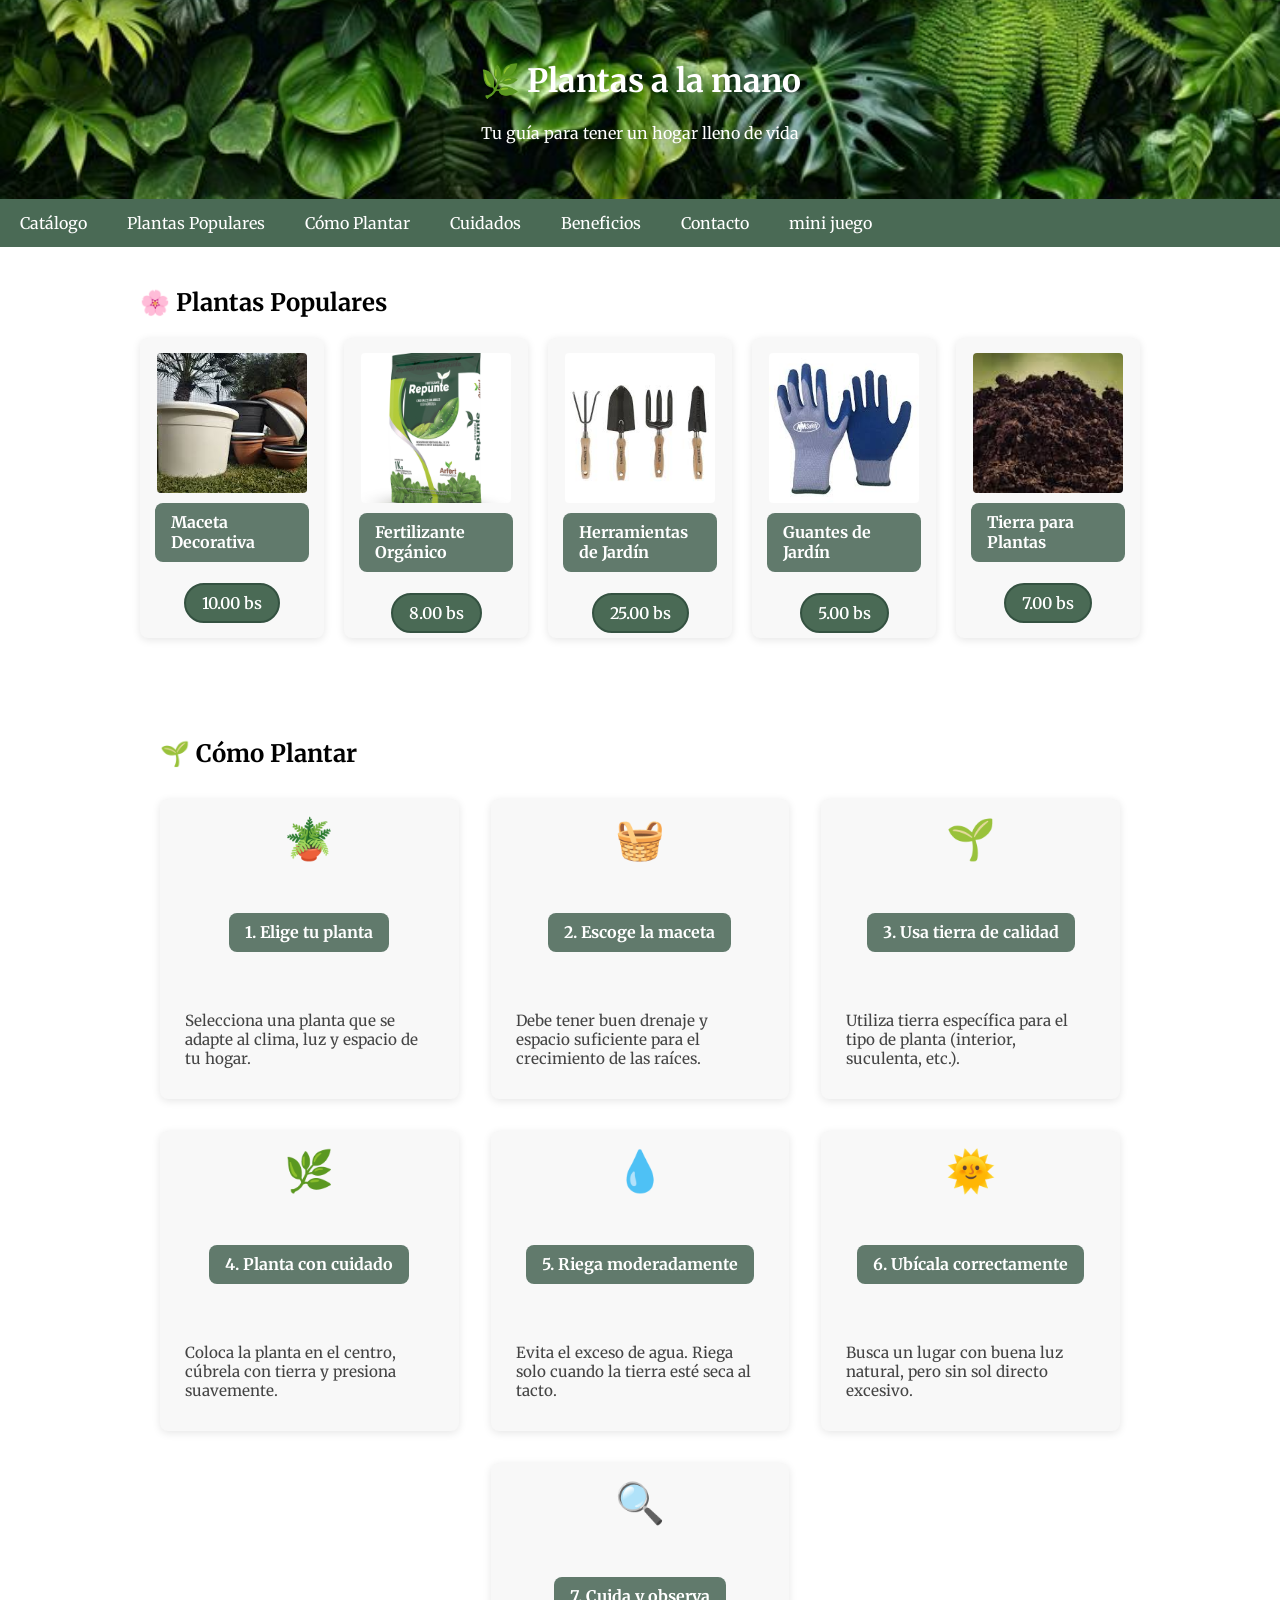
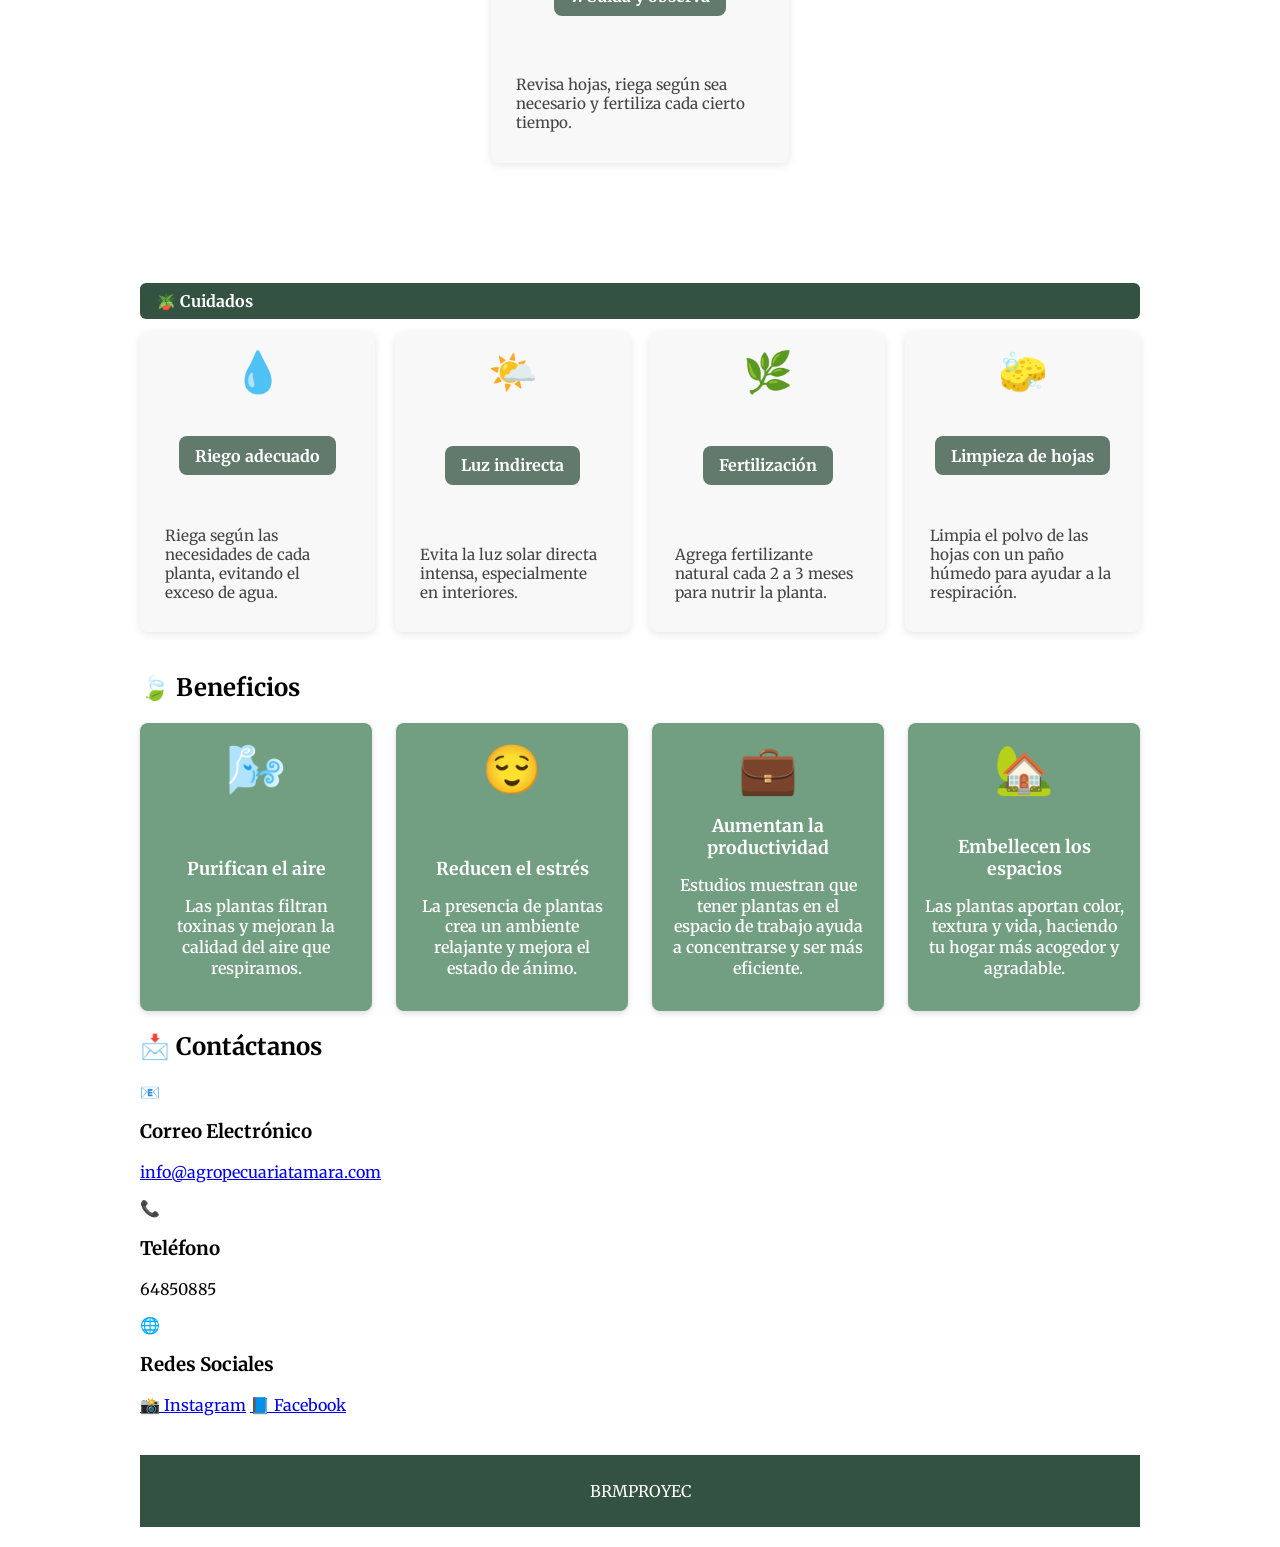
<file: index.html>
<!DOCTYPE html>
<html lang="es">
<head>
    <meta charset="UTF-8" />
    <meta name="viewport" content="width=device-width, initial-scale=1.0"/>
    <title>Plantas a la mano</title>
    <link href="https://fonts.googleapis.com/css2?family=Merriweather&display=swap" rel="stylesheet">
    <link rel="stylesheet" href="styles.css" />
</head>
<body>

<header>
    <h1>🌿 Plantas a la mano</h1>
    <p>Tu guía para tener un hogar lleno de vida</p>
</header>

<nav>
    <a href="catalogo.html">Catálogo</a>
    <a href="#populares">Plantas Populares</a>
    <a href="#plantar">Cómo Plantar</a>
    <a href="#cuidados">Cuidados</a>
    <a href="#beneficios">Beneficios</a>
    <a href="#contacto">Contacto</a>
    <a href="juego.html">mini juego</a>
</nav>

<div class="container">
    <section id="populares">
        <h2>🌸 Plantas Populares</h2>
        <div class="catalogo-grid">
            <div class="planta">
                <img src="imagenes/img001p.jpg" alt="Maceta Decorativa" />
                <div class="nombre">Maceta Decorativa</div>
                <div class="precio">10.00 bs</div>
            </div>
            <div class="planta">
                <img src="imagenes/img002p.jpeg" alt="Fertilizante Orgánico" />
                <div class="nombre">Fertilizante Orgánico</div>
                <div class="precio">8.00 bs</div>
            </div>
            <div class="planta">
                <img src="imagenes/img003p.jpg" alt="Herramientas de Jardín" />
                <div class="nombre">Herramientas de Jardín</div>
                <div class="precio">25.00 bs</div>
            </div>
            <div class="planta">
                <img src="imagenes/img004p.jpg" alt="Guantes de Jardín" />
                <div class="nombre">Guantes de Jardín</div>
                <div class="precio">5.00 bs</div>
            </div>
            <div class="planta">
                <img src="imagenes/img005p.jpg" alt="Tierra para Plantas" />
                <div class="nombre">Tierra para Plantas</div>
                <div class="precio">7.00 bs</div>
            </div>
        </div>
    </section>

    <section id="plantar">
        <h2>🌱 Cómo Plantar</h2>
        <div class="catalogo-grid">
            <div class="planta paso">
                <div class="icono">🪴</div>
                <div class="nombre">1. Elige tu planta</div>
                <p>Selecciona una planta que se adapte al clima, luz y espacio de tu hogar.</p>
            </div>
            <div class="planta paso">
                <div class="icono">🧺</div>
                <div class="nombre">2. Escoge la maceta</div>
                <p>Debe tener buen drenaje y espacio suficiente para el crecimiento de las raíces.</p>
            </div>
            <div class="planta paso">
                <div class="icono">🌱</div>
                <div class="nombre">3. Usa tierra de calidad</div>
                <p>Utiliza tierra específica para el tipo de planta (interior, suculenta, etc.).</p>
            </div>
            <div class="planta paso">
                <div class="icono">🌿</div>
                <div class="nombre">4. Planta con cuidado</div>
                <p>Coloca la planta en el centro, cúbrela con tierra y presiona suavemente.</p>
            </div>
            <div class="planta paso">
                <div class="icono">💧</div>
                <div class="nombre">5. Riega moderadamente</div>
                <p>Evita el exceso de agua. Riega solo cuando la tierra esté seca al tacto.</p>
            </div>
            <div class="planta paso">
                <div class="icono">🌞</div>
                <div class="nombre">6. Ubícala correctamente</div>
                <p>Busca un lugar con buena luz natural, pero sin sol directo excesivo.</p>
            </div>
            <div class="planta paso">
                <div class="icono">🔍</div>
                <div class="nombre">7. Cuida y observa</div>
                <p>Revisa hojas, riega según sea necesario y fertiliza cada cierto tiempo.</p>
            </div>
        </div>
    </section>
    <section id="cuidados">
        <h2 class="section-title">🪴 Cuidados</h2>
        <div class="catalogo-grid">
            <div class="planta paso">
                <div class="icono">💧</div>
                <div class="nombre">Riego adecuado</div>
                <p>Riega según las necesidades de cada planta, evitando el exceso de agua.</p>
            </div>
            <div class="planta paso">
                <div class="icono">🌤️</div>
                <div class="nombre">Luz indirecta</div>
                <p>Evita la luz solar directa intensa, especialmente en interiores.</p>
            </div>
            <div class="planta paso">
                <div class="icono">🌿</div>
                <div class="nombre">Fertilización</div>
                <p>Agrega fertilizante natural cada 2 a 3 meses para nutrir la planta.</p>
            </div>
            <div class="planta paso">
                <div class="icono">🧽</div>
                <div class="nombre">Limpieza de hojas</div>
                <p>Limpia el polvo de las hojas con un paño húmedo para ayudar a la respiración.</p>
            </div>
        </div>
    </section>
    <h2>🍃 Beneficios</h2>
<div id="beneficios">
    <div class="beneficio-cuadro">
        <div class="icono">🌬️</div>
        <div class="texto-beneficio">
            <strong>Purifican el aire</strong>
            <p>Las plantas filtran toxinas y mejoran la calidad del aire que respiramos.</p>
        </div>
    </div>
    <div class="beneficio-cuadro">
        <div class="icono">😌</div>
        <div class="texto-beneficio">
            <strong>Reducen el estrés</strong>
            <p>La presencia de plantas crea un ambiente relajante y mejora el estado de ánimo.</p>
        </div>
    </div>
    <div class="beneficio-cuadro">
        <div class="icono">💼</div>
        <div class="texto-beneficio">
            <strong>Aumentan la productividad</strong>
            <p>Estudios muestran que tener plantas en el espacio de trabajo ayuda a concentrarse y ser más eficiente.</p>
        </div>
    </div>
    <div class="beneficio-cuadro">
        <div class="icono">🏡</div>
        <div class="texto-beneficio">
            <strong>Embellecen los espacios</strong>
            <p>Las plantas aportan color, textura y vida, haciendo tu hogar más acogedor y agradable.</p>
        </div>
    </div>
</div>
<div>
    <section id="contacto">
            <h2>📩 Contáctanos</h2>

            <div class="contacto-cards">
            <div class="contacto-card">
                <div class="icono-card">📧</div>
                <h3>Correo Electrónico</h3>
                <p><a href="mailto:info@agropecuariatamara.com">info@agropecuariatamara.com</a></p>
            </div>
            <div class="contacto-card">
                <div class="icono-card">📞</div>
                <h3>Teléfono</h3>
                <p>64850885</p>
            </div>
                <div class="contacto-card">
                <div class="icono-card">🌐</div>
                <h3>Redes Sociales</h3>
                <div class="redes-sociales">
                    <a href="#" target="_blank" title="Instagram">📸 Instagram</a>
                    <a href="#" target="_blank" title="Facebook">📘 Facebook</a>
                </div>
            </div>
        </div>
    </section>
</div>

<footer>
    <p>BRMPROYEC</p>
</footer> 
</body>
</html>
</file>
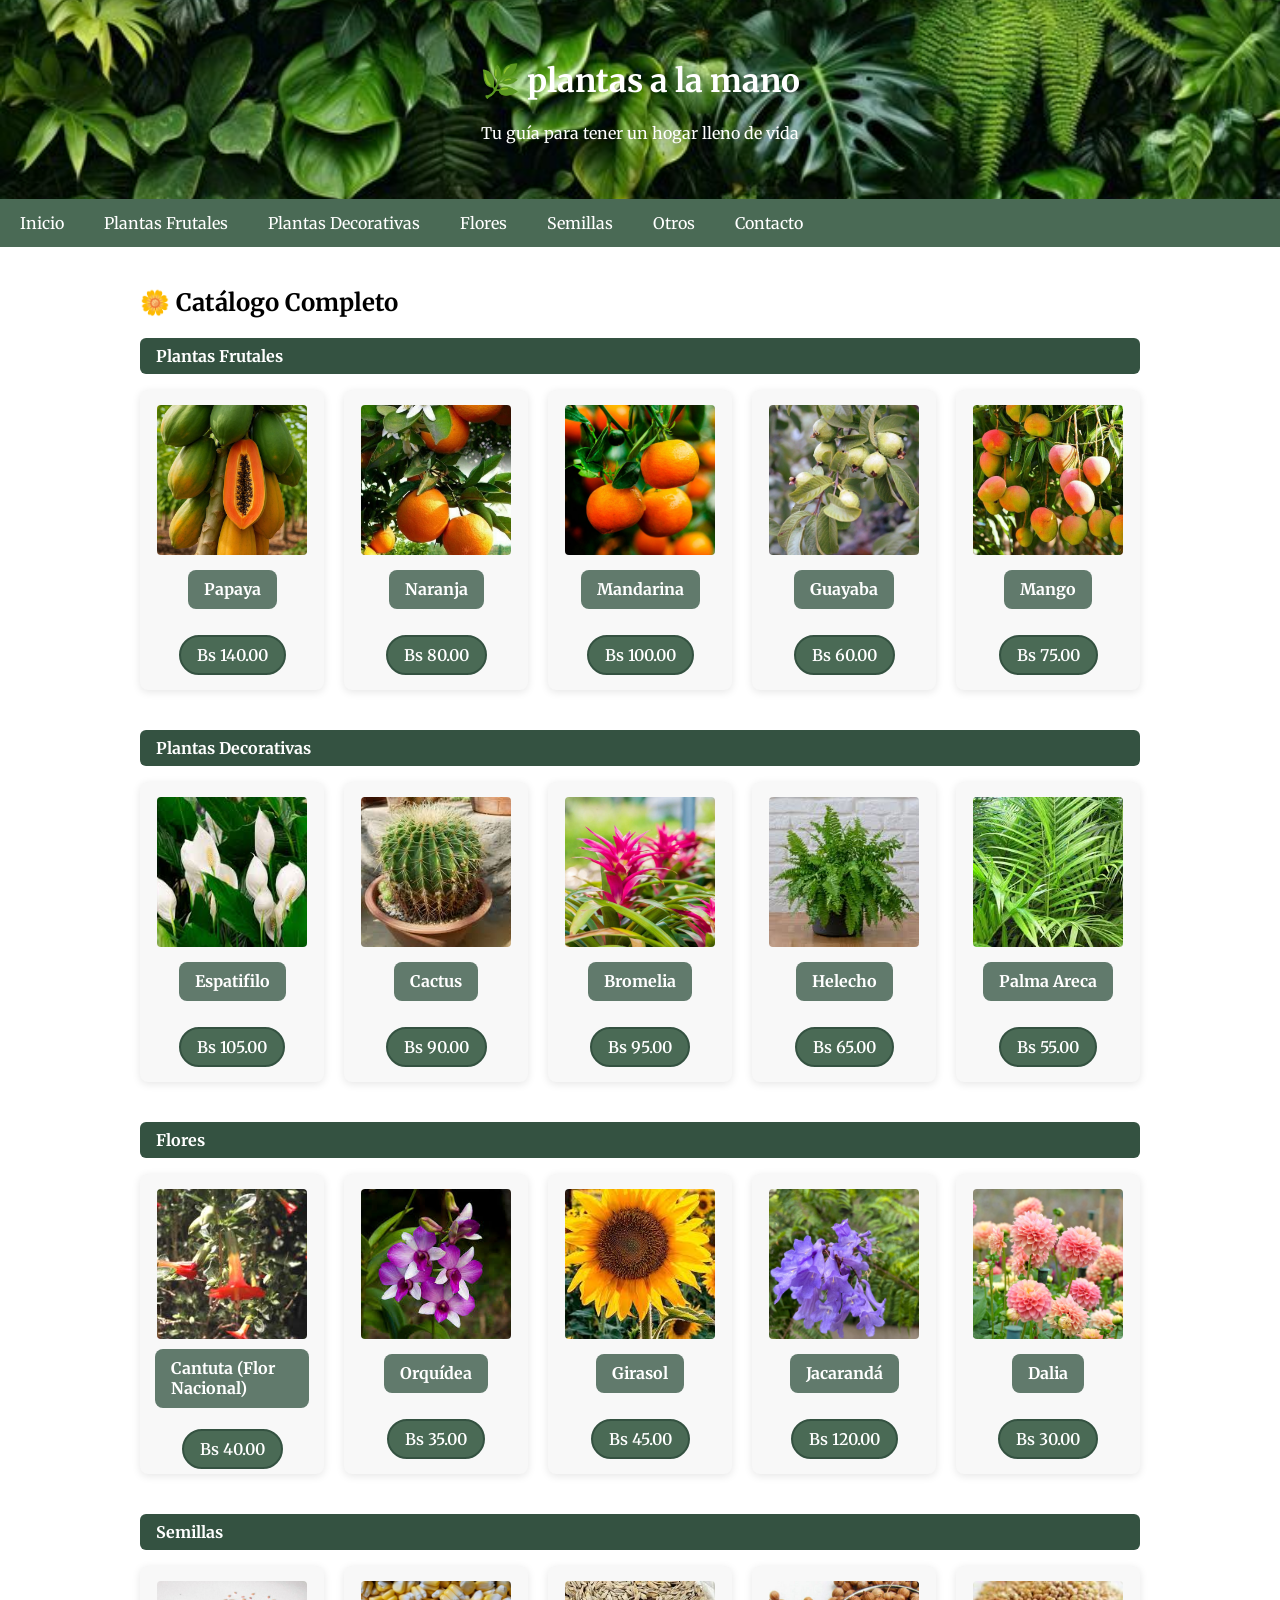
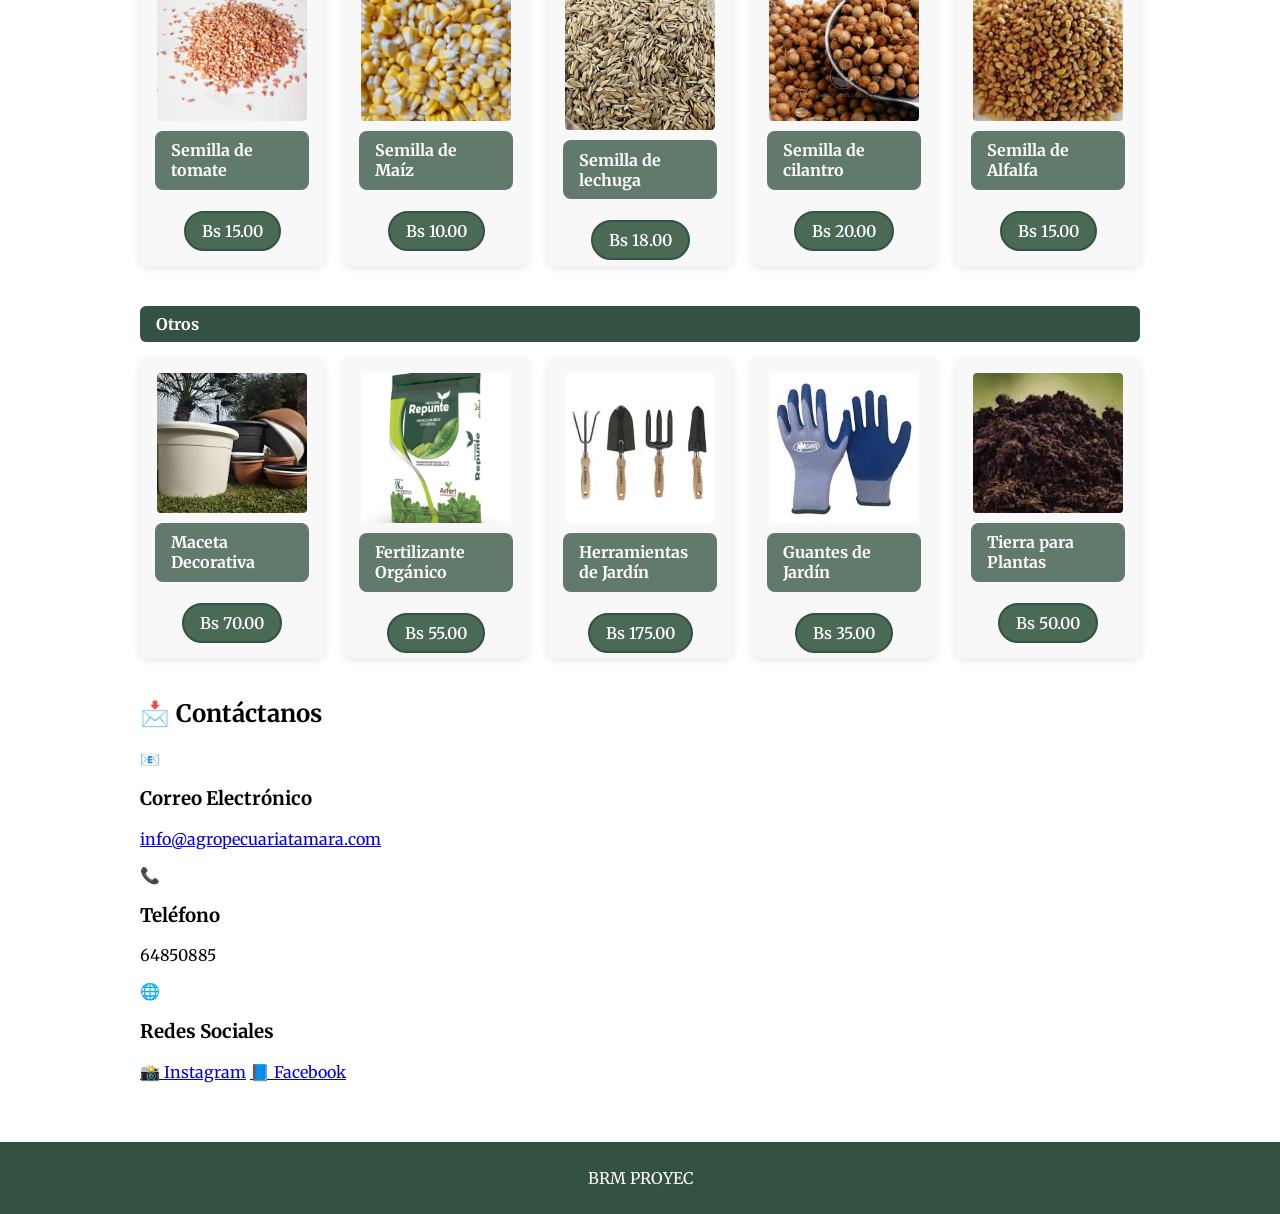
<file: catalogo.html>
<!DOCTYPE html>
<html lang="es">
<head>
    <meta charset="UTF-8" />
    <meta name="viewport" content="width=device-width, initial-scale=1" />
    <title>Catálogo - plantas a la mano</title>
    <link href="https://fonts.googleapis.com/css2?family=Merriweather&display=swap" rel="stylesheet">
    <link rel="stylesheet" href="styles.css" />
</head>
<body>
    <header>
        <h1>🌿 plantas a la mano</h1>
        <p>Tu guía para tener un hogar lleno de vida</p>
    </header>
    <nav>
    <a href="index.html">Inicio</a>
    <a href="#plantas-frutales">Plantas Frutales</a>
    <a href="#plantas-decorativas">Plantas Decorativas</a>
    <a href="#flores">Flores</a>
    <a href="#semillas">Semillas</a>
    <a href="#otros">Otros</a>
    <a href="#contacto">Contacto</a>
    </nav>
<div class="container">
    <section id="catalogo">
        <h2>🌼 Catálogo Completo</h2>
        <!-- Plantas Frutales -->
        <h3 id="plantas-frutales" class="section-title">Plantas Frutales</h3>
        <div class="catalogo-grid">
            <div class="planta">
                <img src="imagenes/001.jpg" alt="Papaya" />
                <div class="nombre">Papaya</div>
                <div class="precio">Bs 140.00</div>
            </div>
            <div class="planta">
                <img src="imagenes/002.jpg" alt="Naranja" />
                <div class="nombre">Naranja</div>
                <div class="precio">Bs 80.00</div>
            </div>
            <div class="planta">
                <img src="imagenes/003.jpg" alt="Mandarina" />
                <div class="nombre">Mandarina</div>
                <div class="precio">Bs 100.00</div>
            </div>
            <div class="planta">
                <img src="imagenes/004.jpg" alt="Guayaba" />
                <div class="nombre">Guayaba</div>
                <div class="precio">Bs 60.00</div>
            </div>
            <div class="planta">
                <img src="imagenes/005.jpg" alt="Mango" />
                <div class="nombre">Mango</div>
                <div class="precio">Bs 75.00</div>
            </div>
        </div>
        <!-- Plantas Decorativas -->
        <h3 id="plantas-decorativas" class="section-title">Plantas Decorativas</h3>
        <div class="catalogo-grid">
            <div class="planta">
                <img src="imagenes/006.jpg" alt="Espatifilo" />
                <div class="nombre">Espatifilo</div>
                <div class="precio">Bs 105.00</div>
            </div>
            <div class="planta">
                <img src="imagenes/007.jpg" alt="Cactus" />
                <div class="nombre">Cactus</div>
                <div class="precio">Bs 90.00</div>
            </div>
            <div class="planta">
                <img src="/imagenes/008.jpg" alt="Bromelia" />
                <div class="nombre">Bromelia</div>
                <div class="precio">Bs 95.00</div>
            </div>
            <div class="planta">
                <img src="imagenes/009.jpg" alt="Helecho" />
                <div class="nombre">Helecho</div>
                <div class="precio">Bs 65.00</div>
            </div>
            <div class="planta">
                <img src="imagenes/0010.jpg" alt="Palma Areca" />
                <div class="nombre">Palma Areca</div>
                <div class="precio">Bs 55.00</div>
            </div>
        </div>
        <!-- Flores -->
        <h3 id="flores" class="section-title">Flores</h3>
        <div class="catalogo-grid">
            <div class="planta">
                <img src="imagenes/0011.jpg" alt="Cantuta (Flor Nacional)" />
                <div class="nombre">Cantuta (Flor Nacional)</div>
                <div class="precio">Bs 40.00</div>
            </div>
            <div class="planta">
                <img src="imagenes/0012.jpg" alt="Orquídea" />
                <div class="nombre">Orquídea</div>
                <div class="precio">Bs 35.00</div>
            </div>
            <div class="planta">
                <img src="imagenes/0013.jpg" alt="Girasol" />
                <div class="nombre">Girasol</div>
                <div class="precio">Bs 45.00</div>
            </div>
            <div class="planta">
                <img src="imagenes/0014.jpg" alt="Jacarandá" />
                <div class="nombre">Jacarandá</div>
                <div class="precio">Bs 120.00</div>
            </div>
            <div class="planta">
                <img src="imagenes/0015.png" alt="Dalia" />
                <div class="nombre">Dalia</div>
                <div class="precio">Bs 30.00</div>
            </div>
        </div>
        <!-- Semillas -->
        <h3 id="semillas" class="section-title">Semillas</h3>
        <div class="catalogo-grid">
            <div class="planta">
                <img src="imagenes/0016.jpg" alt="Semilla de Quinua" />
                <div class="nombre">Semilla de tomate</div>
                <div class="precio">Bs 15.00</div>
            </div>
            <div class="planta">
                <img src="imagenes/0017.jpg" alt="Semilla de Maíz" />
                <div class="nombre">Semilla de Maíz</div>
                <div class="precio">Bs 10.00</div>
            </div>
            <div class="planta">
                <img src="imagenes/0018.jpg" alt="Semilla de Papa" />
                <div class="nombre">Semilla de lechuga</div>
                <div class="precio">Bs 18.00</div>
            </div>
            <div class="planta">
                <img src="imagenes/0019.jpg" alt="Semilla de Cacao" />
                <div class="nombre">Semilla de cilantro</div>
                <div class="precio">Bs 20.00</div>
            </div>
            <div class="planta">
                <img src="imagenes/0020.jpg" alt="Semilla de Alfalfa" />
                <div class="nombre">Semilla de Alfalfa</div>
                <div class="precio">Bs 15.00</div>
            </div>
        </div>
        <!-- Otros -->
        <h3 id="otros" class="section-title">Otros</h3>
        <div class="catalogo-grid">
            <div class="planta">
                <img src="imagenes/img001p.jpg" alt="Maceta Decorativa" />
                <div class="nombre">Maceta Decorativa</div>
                <div class="precio">Bs 70.00</div>
            </div>
            <div class="planta">
                <img src="imagenes/img002p.jpeg" alt="Fertilizante Orgánico" />
                <div class="nombre">Fertilizante Orgánico</div>
                <div class="precio">Bs 55.00</div>
            </div>
            <div class="planta">
                <img src="imagenes/img003p.jpg" alt="Herramientas de Jardín" />
                <div class="nombre">Herramientas de Jardín</div>
                <div class="precio">Bs 175.00</div>
            </div>
            <div class="planta">
                <img src="imagenes/img004p.jpg" alt="Guantes de Jardín" />
                <div class="nombre">Guantes de Jardín</div>
                <div class="precio">Bs 35.00</div>
            </div>
            <div class="planta">
                <img src="imagenes/img005p.jpg" alt="Tierra para Plantas" />
                <div class="nombre">Tierra para Plantas</div>
                <div class="precio">Bs 50.00</div>
            </div>
        </div>
    </section>
    <section id="contacto">
        <h2>📩 Contáctanos</h2>

        <div class="contacto-cards">
        <div class="contacto-card">
            <div class="icono-card">📧</div>
            <h3>Correo Electrónico</h3>
            <p><a href="mailto:info@agropecuariatamara.com">info@agropecuariatamara.com</a></p>
        </div>
        <div class="contacto-card">
            <div class="icono-card">📞</div>
            <h3>Teléfono</h3>
            <p>64850885</p>
        </div>
            <div class="contacto-card">
            <div class="icono-card">🌐</div>
            <h3>Redes Sociales</h3>
            <div class="redes-sociales">
                <a href="#" target="_blank" title="Instagram">📸 Instagram</a>
                <a href="#" target="_blank" title="Facebook">📘 Facebook</a>
            </div>
        </div>
    </div>
</section>
</div>

</div>
<footer>
    <p>BRM PROYEC</p>
</footer>
</body>
</html>
</file>
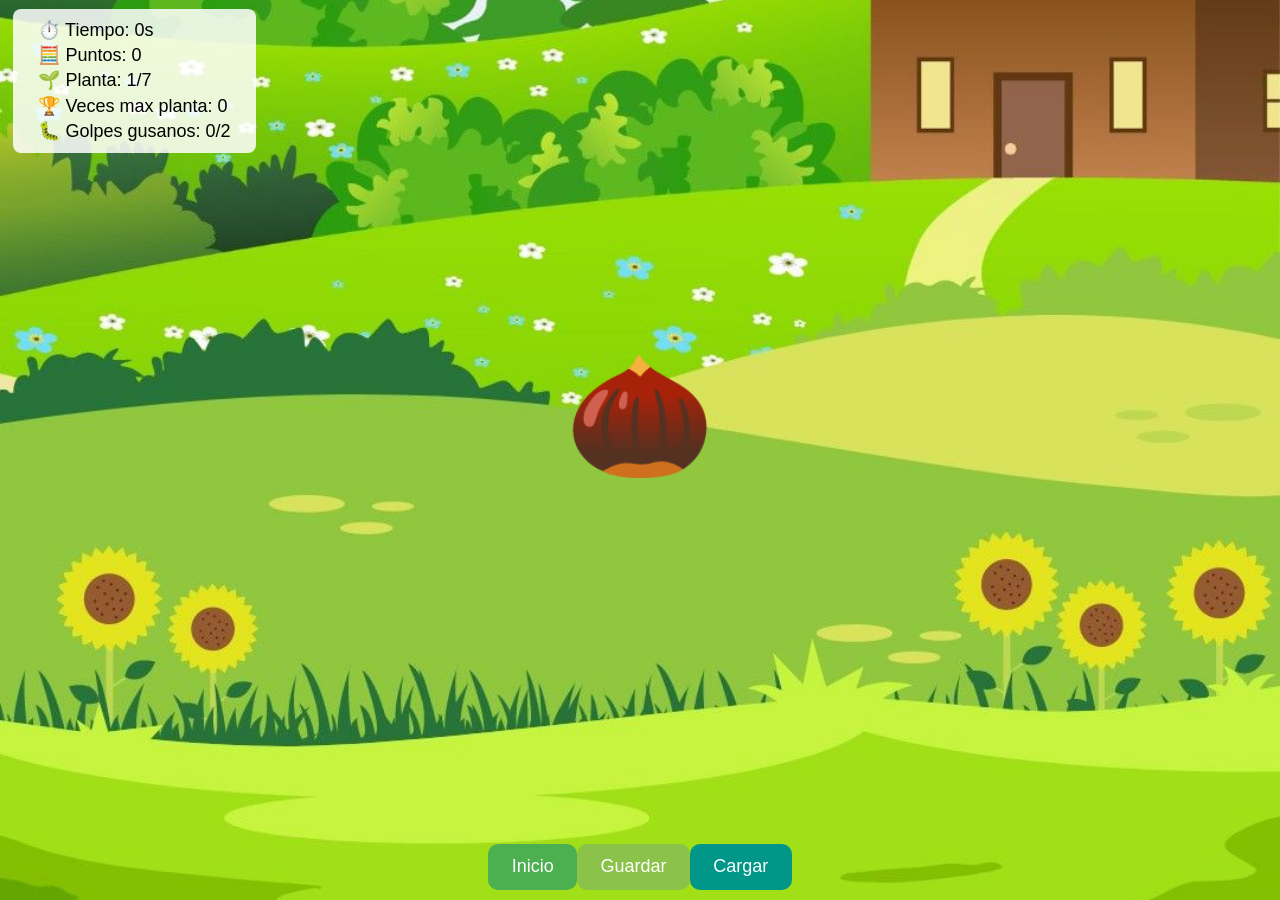
<file: juego.html>
<!DOCTYPE html>
<html lang="es">
<head>
<meta charset="UTF-8">
<title>Juego de Jardín Avanzado</title>
<style>
  <style>
  * { box-sizing: border-box; }
  body {
    margin: 0;
    font-family: Arial, sans-serif;
    background: #d0f0c0 url('/imagenes/juego.jpg') center/cover no-repeat;
    overflow: hidden;
    user-select: none;
    display: flex;
    flex-direction: column;
    align-items: center;
    height: 100vh;
  }

  /* HUD superior */
  .hud {
    position: fixed;
    top: 1vh; left: 1vw;
    background: rgba(255,255,255,0.85);
    padding: 1vh 2vw;
    border-radius: 8px;
    font-size: clamp(14px, 2vw, 18px);
    z-index: 20;
    line-height: 1.4;
    max-width: 90vw;
  }

  .garden {
    position: relative;
    flex: 1;
    width: 100vw;
    display: flex;
    justify-content: center;
    align-items: center;
    overflow: hidden;
  }

  .plant {
    font-size: clamp(60px, 10vw, 120px);
    position: relative;
    z-index: 1;
    user-select: none;
    text-align: center;
  }

  .creature {
    position: absolute;
    font-size: clamp(24px, 5vw, 40px);
    cursor: pointer;
    user-select: none;
    transition: transform 0.2s;
    z-index: 2;
    touch-action: manipulation;
  }
  .creature:hover { transform: scale(1.4); }

  /* Contenedor de botones */
  .controls {
    display: flex;
    flex-wrap: wrap;
    justify-content: center;
    gap: 0.5em;
    margin: 0.5em 0;
    width: 100%;
  }

  /* Botones */
  button {
    padding: 0.7em 1.3em;
    font-size: clamp(14px, 2vw, 18px);
    cursor: pointer;
    border: none;
    border-radius: 10px;
    user-select: none;
    transition: background 0.3s, transform 0.2s;
    flex: 1 1 auto;
    max-width: 160px;
  }

  button:hover { transform: scale(1.05); }

  #startBtn { background-color: #4caf50; color:white; }
  #pauseBtn { background-color: #f57c00; color:white; display:none; }
  #resumeBtn { background-color: #1976d2; color:white; display:none; }
  #saveBtn { background-color: #8bc34a; color:white; }
  #loadBtn { background-color: #009688; color:white; }

  #loseOverlay {
    position: fixed;
    top:0; left:0; width:100vw; height:100vh;
    background: rgba(0,0,0,0.7); color:white;
    font-size: clamp(28px, 6vw, 48px);
    display:flex; justify-content:center; align-items:center;
    flex-direction:column; z-index:100; text-align:center;
    visibility:hidden; opacity:0; transition: opacity 0.5s;
    padding: 1em;
  }
  #loseOverlay.visible { visibility:visible; opacity:1; }

  .worm-flash { animation: flash 1s infinite alternate; }
  @keyframes flash { 0% {opacity:1;} 100% {opacity:0.3;} }

  /* Modal de partidas guardadas */
  #saveModal {
    position: fixed;
    top:0; left:0;
    width:100vw; height:100vh;
    background: rgba(0,0,0,0.7);
    display: none;
    justify-content: center;
    align-items: center;
    z-index: 200;
    padding: 1em;
  }
  #saveModalContent {
    background: #fff;
    padding: 20px;
    border-radius: 10px;
    width: clamp(250px, 80vw, 400px);
    max-height: 80vh;
    overflow-y: auto;
    text-align: center;
  }
  #savedGamesList div {
    border-bottom: 1px solid #ccc;
    padding: 8px;
    cursor: pointer;
  }
  #savedGamesList div:hover { background:#f0f0f0; }

  /* 📱 Tablets */
  @media (max-width: 768px) {
    .hud {
      top: auto;
      bottom: 1vh;
      left: 50%;
      transform: translateX(-50%);
      text-align: center;
      padding: 0.8em 1em;
    }

    .plant { font-size: clamp(80px, 14vw, 110px); }
    .creature { font-size: clamp(28px, 6vw, 36px); }
  }

  /* 📱 Celulares */
  @media (max-width: 480px) {
    body { flex-direction: column; align-items: center; }

    .hud {
      position: static;
      width: 95%;
      margin-top: 5px;
      padding: 0.8em;
      font-size: clamp(13px, 4vw, 16px);
    }

    .controls {
      flex-direction: column;
      gap: 0.4em;
      width: 90%;
    }

    button {
      width: 100%;
      max-width: none;
      font-size: clamp(14px, 5vw, 18px);
      padding: 0.9em;
    }

    #loseOverlay {
      font-size: clamp(24px, 8vw, 36px);
      padding: 1em;
    }

    #saveModalContent {
      width: 90vw;
      padding: 15px;
    }
  }
</style>

</head>

<body>

<div class="hud" aria-live="polite">
  ⏱️ Tiempo: <span id="timer">0</span>s<br>
  🧮 Puntos: <span id="score">0</span><br>
  🌱 Planta: <span id="plantStage">1</span>/7<br>
  🏆 Veces max planta: <span id="maxCount">0</span><br>
  🐛 Golpes gusanos: <span id="wormHits">0</span>/2
</div>

<div class="garden" id="garden">
  <div class="plant" id="plant">🌰</div>
</div>

<div style="margin-top:10px; display:flex; flex-wrap:wrap; justify-content:center;">
  <button id="startBtn">Inicio</button>
  <button id="pauseBtn">Pausa</button>
  <button id="resumeBtn">Reanudar</button>
  <button id="saveBtn">Guardar</button>
  <button id="loadBtn">Cargar</button>
</div>

<div id="lastGameData" style="margin-top:10px;font-size:clamp(12px,2vw,14px);color:#333;text-align:center;"></div>

<div id="loseOverlay" role="alert" aria-modal="true">
  <div>🐛 PERDISTE! 🐛</div>
  <button id="restartBtn">Volver a empezar</button>
</div>

<!-- Modal de partidas guardadas -->
<div id="saveModal">
  <div id="saveModalContent">
    <h2>Partidas Guardadas</h2>
    <div id="savedGamesList"></div>
    <button id="closeModalBtn" style="margin-top:15px; padding:5px 10px;">Cerrar</button>
  </div>
</div>

<!-- SCRIPT igual que tu versión original -->
<script>
/* ... (tu código JS completo tal cual, sin cambios) ... */
</script>
</body>
</html>

<!-- SCRIPT igual que tu versión original -->
<script>
/* ... (tu código JS completo tal cual, sin cambios) ... */
</script>
</body>
</html>


<script>
const garden = document.getElementById("garden");
const plant = document.getElementById("plant");
const scoreDisplay = document.getElementById("score");
const timerDisplay = document.getElementById("timer");
const plantStageDisplay = document.getElementById("plantStage");
const maxCountDisplay = document.getElementById("maxCount");
const wormHitsDisplay = document.getElementById("wormHits");
const loseOverlay = document.getElementById("loseOverlay");

const startBtn = document.getElementById("startBtn");
const pauseBtn = document.getElementById("pauseBtn");
const resumeBtn = document.getElementById("resumeBtn");
const saveBtn = document.getElementById("saveBtn");
const loadBtn = document.getElementById("loadBtn");
const restartBtn = document.getElementById("restartBtn");
const lastGameData = document.getElementById("lastGameData");

// Modal
const saveModal = document.getElementById("saveModal");
const savedGamesList = document.getElementById("savedGamesList");
const closeModalBtn = document.getElementById("closeModalBtn");

let score = 0, time = 0, speedMultiplier = 1, baseSpeedDecrease = 1;
let wormHits = 0, maxPlantaCount = 0, gameOver = false, paused = false;
let timerInterval, creatureInterval;

const plantStages=["🌰","🌱","🪴","🌿","🌲","🌳","🌴"];

const creatures = [
  {name:"gusano",      emoji:"🐛", clickValue:5,  touchValue:-20, spawnWeight:5},  // Gusano: toque negativo medio
  {name:"mariquita",    emoji:"🐞", clickValue:-3,  touchValue:15, spawnWeight:1},  // Oruga: toque negativo moderado
  {name:"abeja",       emoji:"🐝", clickValue:-10, touchValue:25, spawnWeight:1},  // Abeja: click alto positivo, toque negativo fuerte
  {name:"saltamontes", emoji:"🦗", clickValue:7,  touchValue:-10, spawnWeight:3},  // Saltamontes: click bajo positivo, toque negativo moderado
  {name:"hormiga",     emoji:"🐜", clickValue:6,  touchValue:-5,  spawnWeight:4},  // Hormiga: casi neutra
  {name:"araña",       emoji:"🕷️", clickValue:8,  touchValue:-50, spawnWeight:2}   // Araña: click positivo decente, toque negativo máximo
];



function updateHUD() {
  scoreDisplay.textContent = score;
  timerDisplay.textContent = time;
  plantStageDisplay.textContent = Math.min(Math.floor(score/100)+1,7);
  wormHitsDisplay.textContent = wormHits;
  maxCountDisplay.textContent = maxPlantaCount;
  plant.textContent = plantStages[Math.min(Math.floor(score/100),6)];
}

function addScore(amount) {
  score += amount;
  if(score<0) score=0;
  updateHUD();
}

function triggerGameOver() {
  gameOver = true;
  clearIntervals();
  loseOverlay.classList.add("visible");
  for(let i=0;i<50;i++){
    const el=document.createElement("div");
    el.className="creature worm-flash";
    el.textContent="🐛";
    el.style.position="fixed";
    el.style.left=Math.random()*window.innerWidth+"px";
    el.style.top=Math.random()*window.innerHeight+"px";
    el.style.fontSize="30px";
    el.style.pointerEvents="none";
    el.style.zIndex="150";
    document.body.appendChild(el);
  }
}

function clearIntervals(){
  clearInterval(timerInterval);
  clearInterval(creatureInterval);
}

function startGame(){
  paused=false; gameOver=false;
  score=0; time=0; wormHits=0; maxPlantaCount=0;
  speedMultiplier=1; baseSpeedDecrease=1;
  updateHUD();
  loseOverlay.classList.remove("visible");
  startBtn.style.display="none";
  pauseBtn.style.display="inline-block";
  resumeBtn.style.display="none";

  timerInterval = setInterval(()=>{
    if(!paused){
      time++;
      if(time%20===0) speedMultiplier+=0.5;
      updateHUD();
    }
  },1000);

  creatureInterval = setInterval(()=>{ if(!paused&&!gameOver) createCreature(); },1200);
}

function pauseGame(){
  paused=true;
  pauseBtn.style.display="none";
  resumeBtn.style.display="inline-block";
}

function resumeGame(){
  paused=false;
  pauseBtn.style.display="inline-block";
  resumeBtn.style.display="none";
}

function createCreature(){
  const c = creatures[Math.floor(Math.random()*creatures.length)];
  const el=document.createElement("div"); el.className="creature"; el.textContent=c.emoji;
  let x=Math.random()*window.innerWidth, y=-50; 
  el.style.left=x+"px"; el.style.top=y+"px";
  garden.appendChild(el);

  let posX=x,posY=y;
  const plantRect = plant.getBoundingClientRect();
  const targetX = plantRect.left+plantRect.width/2;
  const targetY = plantRect.top+plantRect.height/2;
  const baseSpeed = (80+Math.random()*40)*baseSpeedDecrease;

  function move(){
    if(gameOver||paused){ requestAnimationFrame(move); return; }
    const dx=targetX-posX, dy=targetY-posY;
    const dist=Math.sqrt(dx*dx+dy*dy);
    if(dist<40){
      addScore(c.touchValue);
      if(c.name==="gusano"){ wormHits++; if(wormHits>3) triggerGameOver(); }
      el.remove(); return;
    }
    const step=(baseSpeed*speedMultiplier)/60;
    posX+=dx/dist*step; posY+=dy/dist*step;
    el.style.left=posX+"px"; el.style.top=posY+"px";
    requestAnimationFrame(move);
  }
  requestAnimationFrame(move);

  el.addEventListener("click",()=>{
    addScore(c.clickValue);
    el.style.transition="transform 0.3s, opacity 0.3s";
    el.style.transform="scale(2)"; el.style.opacity="0";
    setTimeout(()=>el.remove(),300);
  });
}

// Guardar partida con nombre
function saveGameWithName() {
  const name = prompt("Nombre de la partida:");
  if(!name) return;
  const gameData = {score,time,wormHits,maxPlantaCount};
  localStorage.setItem("gardenSave_" + name, JSON.stringify(gameData));
  lastGameData.innerHTML = `<strong>Guardado:</strong><br>
    Puntos: ${score}<br>Tiempo: ${time}s<br>
    Golpes gusano: ${wormHits}<br>
    Máximo plantas: ${maxPlantaCount}`;
  alert("Partida guardada como: " + name);
}

// Mostrar modal con partidas guardadas
function openSavedGamesModal() {
  savedGamesList.innerHTML = "";
  Object.keys(localStorage).forEach(key => {
    if(key.startsWith("gardenSave_")) {
      const data = JSON.parse(localStorage.getItem(key));
      const div = document.createElement("div");
      div.innerHTML = `<strong>${key.replace("gardenSave_","")}</strong><br>
                       Puntos: ${data.score}, Tiempo: ${data.time}s,<br>
                       Gusanos: ${data.wormHits}, Máx plantas: ${data.maxPlantaCount}`;
      div.addEventListener("click", () => {
        loadSavedGame(key);
        saveModal.style.display="none";
      });
      savedGamesList.appendChild(div);
    }
  });
  saveModal.style.display="flex";
}

// Cargar partida seleccionada
function loadSavedGame(key) {
  const data = JSON.parse(localStorage.getItem(key));
  if(data){
    score = data.score; time = data.time;
    wormHits = data.wormHits; maxPlantaCount = data.maxPlantaCount;
    updateHUD();
    alert("Partida cargada: " + key.replace("gardenSave_",""));
  }
}

// Eventos
startBtn.addEventListener("click",startGame);
pauseBtn.addEventListener("click",pauseGame);
resumeBtn.addEventListener("click",resumeGame);
saveBtn.addEventListener("click", saveGameWithName);
loadBtn.addEventListener("click", openSavedGamesModal);
restartBtn.addEventListener("click",()=>{ document.querySelectorAll(".worm-flash").forEach(e=>e.remove()); startGame(); });
closeModalBtn.addEventListener("click", ()=> saveModal.style.display="none");
</script>
</body>
</html>
</file>
<file: styles.css>
:root {
    --verde-oscuro-grisaceo: #345241;
    --verde-medio-grisaceo: #4A6A55;
    --verde-grisaceo: #617A6C;
    --verde-gris-claro: #729e81;
    --fondo-suave-verde: #618866;
    --texto-oscuro: #444;
}

body {
    font-family: 'Merriweather', serif;
    margin: 0;
}

header {
    background-color: var(--verde-oscuro-grisaceo);
    padding: 15px;
    color: white;
    text-align: center;
    background-image: url('/imagenes/logo001.jpg');
    background-size: cover;
    background-position: center;
    background-repeat: no-repeat;
    color: white;
    padding: 40px;
    text-align: center;
}

nav {
    background-color: var(--verde-medio-grisaceo);
    overflow: hidden;
}

nav a {
    float: left;
    display: block;
    color: white;
    padding: 14px 20px;
    text-decoration: none;
}

nav a:hover {
    background-color: var(--verde-grisaceo);
}

.container {
    max-width: 1000px;
    margin: auto;
    padding: 20px;
}

section {
    margin-bottom: 40px;
}

footer {
    background-color: var(--verde-oscuro-grisaceo);
    color: white;
    text-align: center;
    padding: 10px;
}

.btn-ver-plantas {
    display: inline-block;
    background-color: var(--verde-medio-grisaceo);
    color: white;
    padding: 10px 25px;
    font-size: 16px;
    border-radius: 5px;
    text-decoration: none;
    cursor: pointer;
    margin-top: 15px;
    transition: background-color 0.3s ease;
}

.btn-ver-plantas:hover {
    background-color: var(--verde-grisaceo);
}

/* Ocultar el catálogo al inicio */
.oculto {
    display: none;
}

/* Botón de "Ver plantas" */
#verPlantasBtn {
    background-color: var(--verde-medio-grisaceo);
    color: white;
    padding: 10px 20px;
    font-size: 16px;
    border: none;
    border-radius: 5px;
    cursor: pointer;
    margin-bottom: 20px;
}

#verPlantasBtn:hover {
    background-color: var(--verde-grisaceo);
}

.catalogo-grid {
  display: grid;
  grid-template-columns: repeat(auto-fit, minmax(180px, 1fr));
  gap: 20px;
  margin-bottom: 40px;
}

.planta {
  display: flex;
  flex-direction: column;
  align-items: center;
  background-color: #f8f8f8;
  padding: 15px;
  border-radius: 8px;
  box-shadow: 0 2px 8px rgba(0, 0, 0, 0.1);
  transition: transform 0.2s ease;
  
  /* 🔒 Tamaño fijo */
  height: 300px;
  box-sizing: border-box;
  justify-content: space-between; /* Distribuye imagen, nombre y precio */
}


.planta:hover {
    animation: mantenerGrande 2s forwards;
}

.nombre {
    background-color: var(--verde-grisaceo);
    color: white;
    padding: 0.6rem 1rem;
    border-radius: 8px;
    font-weight: bold;
    margin-bottom: 0.8rem;
    order: 0;
}

.planta img {
  width: 150px;          /* Ancho fijo */
  height: 150px;         /* Alto fijo */
  object-fit: cover;     /* Rellena el espacio sin deformarse, recortando si es necesario */
  border-radius: 4px;
  margin-bottom: 10px;
}


.precio {
    background-color: var(--verde-medio-grisaceo);
    color: white;
    padding: 0.5rem 1rem;
    border-radius: 20px;
    margin-top: 0.5rem;
    font-weight: 600;
    border: 2px solid var(--verde-oscuro-grisaceo);
    order: 2;
    align-self: center;
}

.section-title {
    background-color: var(--verde-oscuro-grisaceo);
    color: white;
    padding: 0.5rem 1rem;
    border-radius: 6px;
    font-size: 1rem;
}

#plantar {
    padding: 40px 20px;
}

#plantar .catalogo-grid {
    display: grid;
    grid-template-columns: repeat(auto-fit, minmax(280px, 1fr));
    gap: 2rem;
    margin-top: 30px;
    justify-items: center;
}

.paso {
    width: 100%;
    max-width: 350px;
    min-height: 260px;
}

.paso .icono {
    font-size: 2.5rem;
    margin-bottom: 10px;
}

.paso p {
    font-size: 0.95em;
    color: var(--texto-oscuro);
    padding: 0 10px;
    margin-top: 0.5rem;
}

/* Centrar el último paso cuando hay 7 */
@media (min-width: 768px) {
    #plantar .catalogo-grid .paso:nth-child(7) {
        grid-column: 2 / span 1;
        justify-self: center;
    }
}

#beneficios {
    display: grid;
    grid-template-columns: repeat(auto-fit, minmax(150px, 1fr));
    gap: 1.5rem;
    margin-top: 20px;
}

.beneficio-cuadro {
    background-color: var(--verde-gris-claro);
    color: white;
    border-radius: 8px;
    padding: 1rem;
    text-align: center;
    box-shadow: 0 2px 6px rgba(0,0,0,0.15);
    display: flex;
    flex-direction: column;
    justify-content: space-between;
    min-height: 250px;
    transition: transform 0.3s ease;
    cursor: default;
}

.beneficio-cuadro:hover {
    transform: scale(1.05);
}

.beneficio-cuadro .icono {
    font-size: 3rem;
    margin-bottom: 1rem;
}

.beneficio-cuadro strong {
    font-weight: bold;
    font-size: 1.1rem;
    margin-bottom: 0.5rem;
}

.beneficio-cuadro p {
    flex-grow: 1;
    font-weight: 600;
    line-height: 1.3;
}
@keyframes mantenerGrande {
    from {
      transform: scale(1);
    }
    to {
      transform: scale(1.05);
    }
  }
  
  .planta:hover {
    animation: mantenerGrande 0.3s forwards;
    box-shadow: 0 4px 10px rgba(0,0,0,0.15);
  }
  
  @keyframes caer {
    0% {
      transform: translateY(-100px) scale(1);
    }
    100% {
      transform: translateY(100vh) scale(1.2);
    }
  }
  
  .oculto {
    display: none !important;
  }
</file>
